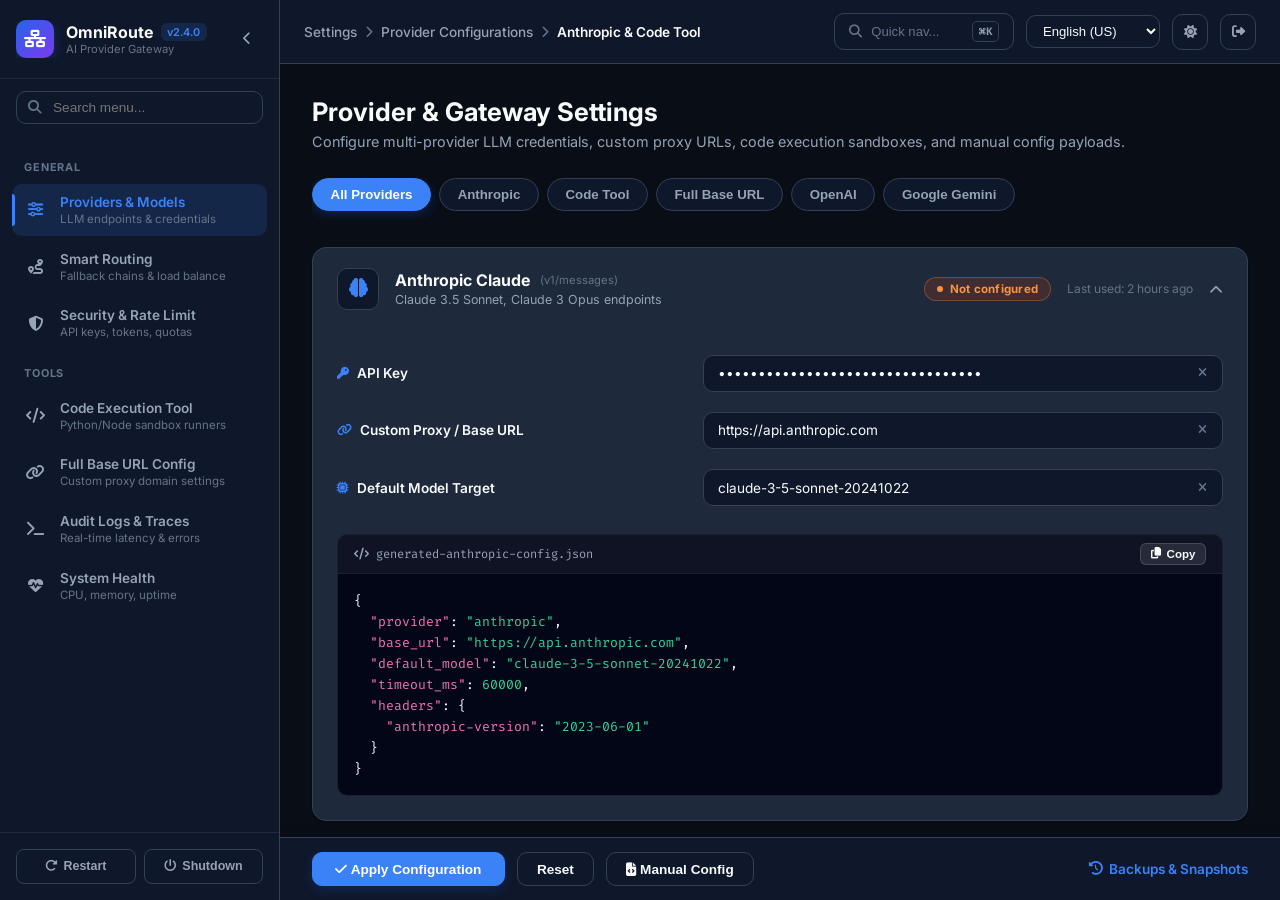
<file: settings.html>
<!DOCTYPE html>
<html lang="en" data-theme="dark">
<head>
    <meta charset="UTF-8">
    <meta name="viewport" content="width=device-width, initial-scale=1.0">
    <title>Settings & Gateway Dashboard — OmniRoute</title>
    <!-- FontAwesome Icons -->
    <link rel="stylesheet" href="https://cdnjs.cloudflare.com/ajax/libs/font-awesome/6.4.0/css/all.min.css">
    <!-- Custom Design System -->
    <link rel="stylesheet" href="settings.css">
</head>
<body>

    <!-- ╔══════════════════════════════════════════════╗
         ║             LEFT SIDEBAR NAV                   ║
         ╚══════════════════════════════════════════════╝ -->
    <aside class="sidebar" id="sidebar">
        <!-- Header: Logo + App Name + Version + Toggle -->
        <div class="sidebar-header">
            <div class="brand-container">
                <div class="brand-icon">
                    <i class="fas fa-network-wired"></i>
                </div>
                <div class="brand-info">
                    <div class="brand-title">
                        OmniRoute
                        <span class="brand-version">v2.4.0</span>
                    </div>
                    <span style="font-size:0.7rem; color:var(--text-muted);">AI Provider Gateway</span>
                </div>
            </div>
            <button class="toggle-sidebar-btn" id="sidebar-toggle-btn" title="Collapse Sidebar (Chevron)">
                <i class="fas fa-chevron-left"></i>
            </button>
        </div>

        <!-- Sidebar Search -->
        <div class="sidebar-search">
            <div class="search-input-wrap">
                <i class="fas fa-search"></i>
                <input type="text" id="sidebar-search-input" placeholder="Search menu...">
            </div>
        </div>

        <!-- Scrollable Navigation Items -->
        <nav class="sidebar-nav" id="sidebar-nav">
            <div class="nav-section-title">General</div>
            
            <a class="nav-item active" data-nav="overview">
                <div class="nav-icon"><i class="fas fa-sliders-h"></i></div>
                <div class="nav-content">
                    <span class="nav-title">Providers & Models</span>
                    <span class="nav-subtitle">LLM endpoints & credentials</span>
                </div>
            </a>

            <a class="nav-item" data-nav="routing">
                <div class="nav-icon"><i class="fas fa-route"></i></div>
                <div class="nav-content">
                    <span class="nav-title">Smart Routing</span>
                    <span class="nav-subtitle">Fallback chains & load balance</span>
                </div>
            </a>

            <a class="nav-item" data-nav="security">
                <div class="nav-icon"><i class="fas fa-shield-alt"></i></div>
                <div class="nav-content">
                    <span class="nav-title">Security & Rate Limit</span>
                    <span class="nav-subtitle">API keys, tokens, quotas</span>
                </div>
            </a>

            <!-- SECTION DIVIDER -->
            <div class="nav-section-title">TOOLS</div>

            <a class="nav-item" data-nav="code-tools">
                <div class="nav-icon"><i class="fas fa-code"></i></div>
                <div class="nav-content">
                    <span class="nav-title">Code Execution Tool</span>
                    <span class="nav-subtitle">Python/Node sandbox runners</span>
                </div>
            </a>

            <a class="nav-item" data-nav="base-url">
                <div class="nav-icon"><i class="fas fa-link"></i></div>
                <div class="nav-content">
                    <span class="nav-title">Full Base URL Config</span>
                    <span class="nav-subtitle">Custom proxy domain settings</span>
                </div>
            </a>

            <a class="nav-item" data-nav="logs">
                <div class="nav-icon"><i class="fas fa-terminal"></i></div>
                <div class="nav-content">
                    <span class="nav-title">Audit Logs & Traces</span>
                    <span class="nav-subtitle">Real-time latency & errors</span>
                </div>
            </a>

            <a class="nav-item" data-nav="system-health">
                <div class="nav-icon"><i class="fas fa-heartbeat"></i></div>
                <div class="nav-content">
                    <span class="nav-title">System Health</span>
                    <span class="nav-subtitle">CPU, memory, uptime</span>
                </div>
            </a>
        </nav>

        <!-- Bottom Fixed Action Buttons -->
        <div class="sidebar-footer">
            <button class="sidebar-action-btn" id="restart-btn" title="Restart Gateway Service">
                <i class="fas fa-redo-alt"></i>
                <span>Restart</span>
            </button>
            <button class="sidebar-action-btn" id="shutdown-btn" title="Shutdown Gateway">
                <i class="fas fa-power-off"></i>
                <span>Shutdown</span>
            </button>
        </div>
    </aside>

    <!-- ╔══════════════════════════════════════════════╗
         ║             MAIN CONTENT WRAPPER               ║
         ╚══════════════════════════════════════════════╝ -->
    <div class="main-wrapper">

        <!-- Top Bar Navigation -->
        <header class="top-bar">
            <!-- Breadcrumbs -->
            <div class="breadcrumb">
                <a href="#">Settings</a>
                <span class="separator"><i class="fas fa-chevron-right"></i></span>
                <a href="#">Provider Configurations</a>
                <span class="separator"><i class="fas fa-chevron-right"></i></span>
                <span class="current" id="breadcrumb-current">Anthropic & Code Tool</span>
            </div>

            <!-- Top Right Options -->
            <div class="top-bar-right">
                <!-- Global Quick Nav Search Button -->
                <button class="quick-nav-btn" id="quick-nav-btn" title="Quick Navigation Search">
                    <i class="fas fa-search"></i>
                    <span>Quick nav...</span>
                    <span class="kbd-badge">⌘K</span>
                </button>

                <!-- Language Selector -->
                <select class="lang-select" id="lang-select" aria-label="Language Selector">
                    <option value="en" selected>English (US)</option>
                    <option value="ur">Urdu (اردو)</option>
                    <option value="ar">Arabic (العربية)</option>
                    <option value="es">Spanish</option>
                </select>

                <!-- Theme Toggle Button -->
                <button class="icon-btn" id="theme-toggle-btn" title="Toggle Light/Dark Theme">
                    <i class="fas fa-sun" id="theme-icon"></i>
                </button>

                <!-- Log Out Button -->
                <button class="icon-btn" id="logout-btn" title="Log Out">
                    <i class="fas fa-sign-out-alt"></i>
                </button>
            </div>
        </header>

        <!-- Content Area -->
        <main class="content-body">

            <!-- Page Header -->
            <div class="page-header">
                <h1 class="page-title">Provider & Gateway Settings</h1>
                <p class="page-desc">Configure multi-provider LLM credentials, custom proxy URLs, code execution sandboxes, and manual config payloads.</p>
            </div>

            <!-- Pill Filter Tabs -->
            <div class="filter-pills">
                <button class="pill-tab active" data-filter="all">All Providers</button>
                <button class="pill-tab" data-filter="anthropic">Anthropic</button>
                <button class="pill-tab" data-filter="code-tool">Code Tool</button>
                <button class="pill-tab" data-filter="base-url">Full Base URL</button>
                <button class="pill-tab" data-filter="openai">OpenAI</button>
                <button class="pill-tab" data-filter="google">Google Gemini</button>
            </div>

            <!-- Cards Container -->
            <div class="cards-container" id="cards-container">

                <!-- CARD 1: ANTHROPIC CLAUDE -->
                <div class="card expanded" data-category="anthropic">
                    <div class="card-header">
                        <div class="card-header-left">
                            <div class="card-provider-icon"><i class="fas fa-brain"></i></div>
                            <div class="card-title-wrap">
                                <div class="card-title">
                                    Anthropic Claude
                                    <span style="font-size:0.7rem; color:var(--text-muted); font-weight:normal;">(v1/messages)</span>
                                </div>
                                <span class="card-subtitle">Claude 3.5 Sonnet, Claude 3 Opus endpoints</span>
                            </div>
                        </div>
                        <div class="card-header-right">
                            <div class="status-pill orange">
                                <span class="status-dot"></span>
                                Not configured
                            </div>
                            <span class="last-used">Last used: 2 hours ago</span>
                            <i class="fas fa-chevron-down chevron-icon"></i>
                        </div>
                    </div>

                    <div class="card-body">
                        <!-- Input Row 1 -->
                        <div class="input-row">
                            <div class="row-label">
                                <i class="fas fa-key"></i>
                                API Key
                            </div>
                            <div class="input-field-wrap">
                                <input type="password" value="sk-ant-api03-x99a8b7c6d5e4f3a2b1c" placeholder="sk-ant-...">
                                <button class="clear-btn" title="Clear field"><i class="fas fa-times"></i></button>
                            </div>
                        </div>

                        <!-- Input Row 2 -->
                        <div class="input-row">
                            <div class="row-label">
                                <i class="fas fa-link"></i>
                                Custom Proxy / Base URL
                            </div>
                            <div class="input-field-wrap">
                                <input type="text" value="https://api.anthropic.com" placeholder="https://...">
                                <button class="clear-btn" title="Clear field"><i class="fas fa-times"></i></button>
                            </div>
                        </div>

                        <!-- Input Row 3 -->
                        <div class="input-row">
                            <div class="row-label">
                                <i class="fas fa-microchip"></i>
                                Default Model Target
                            </div>
                            <div class="input-field-wrap">
                                <input type="text" value="claude-3-5-sonnet-20241022" placeholder="claude-3-5-sonnet...">
                                <button class="clear-btn" title="Clear field"><i class="fas fa-times"></i></button>
                            </div>
                        </div>

                        <!-- Generated Config Code Block -->
                        <div class="code-block-container">
                            <div class="code-header">
                                <span><i class="fas fa-code"></i> generated-anthropic-config.json</span>
                                <button class="copy-btn" data-copy-target="anthropic-code">
                                    <i class="fas fa-copy"></i> Copy
                                </button>
                            </div>
                            <pre class="code-content" id="anthropic-code">{
  <span class="code-keyword">"provider"</span>: <span class="code-string">"anthropic"</span>,
  <span class="code-keyword">"base_url"</span>: <span class="code-string">"https://api.anthropic.com"</span>,
  <span class="code-keyword">"default_model"</span>: <span class="code-string">"claude-3-5-sonnet-20241022"</span>,
  <span class="code-keyword">"timeout_ms"</span>: <span class="code-string">60000</span>,
  <span class="code-keyword">"headers"</span>: {
    <span class="code-keyword">"anthropic-version"</span>: <span class="code-string">"2023-06-01"</span>
  }
}</pre>
                        </div>
                    </div>
                </div>

                <!-- CARD 2: CODE TOOL -->
                <div class="card expanded" data-category="code-tool">
                    <div class="card-header">
                        <div class="card-header-left">
                            <div class="card-provider-icon"><i class="fas fa-code"></i></div>
                            <div class="card-title-wrap">
                                <div class="card-title">Code Execution Tool Sandbox</div>
                                <span class="card-subtitle">Python, JavaScript & Bash runtime execution environment</span>
                            </div>
                        </div>
                        <div class="card-header-right">
                            <div class="status-pill green">
                                <span class="status-dot"></span>
                                Active
                            </div>
                            <span class="last-used">Last used: 5 mins ago</span>
                            <i class="fas fa-chevron-down chevron-icon"></i>
                        </div>
                    </div>

                    <div class="card-body">
                        <!-- Input Row 1 -->
                        <div class="input-row">
                            <div class="row-label">
                                <i class="fas fa-terminal"></i>
                                Execution Command Timeout (s)
                            </div>
                            <div class="input-field-wrap">
                                <input type="text" value="30" placeholder="Seconds">
                                <button class="clear-btn" title="Clear field"><i class="fas fa-times"></i></button>
                            </div>
                        </div>

                        <!-- Input Row 2 -->
                        <div class="input-row">
                            <div class="row-label">
                                <i class="fas fa-folder font-mono"></i>
                                Sandbox Working Dir
                            </div>
                            <div class="input-field-wrap">
                                <input type="text" value="/tmp/omniroute-sandbox" placeholder="/path/to/dir">
                                <button class="clear-btn" title="Clear field"><i class="fas fa-times"></i></button>
                            </div>
                        </div>

                        <!-- Code Block -->
                        <div class="code-block-container">
                            <div class="code-header">
                                <span><i class="fas fa-terminal"></i> sandbox-runner.sh</span>
                                <button class="copy-btn" data-copy-target="code-tool-code">
                                    <i class="fas fa-copy"></i> Copy
                                </button>
                            </div>
                            <pre class="code-content" id="code-tool-code"><span class="code-comment"># OmniRoute Code Tool Execution Endpoint</span>
curl -X POST http://localhost:20128/api/v1/tools/code \
  -H <span class="code-string">"Content-Type: application/json"</span> \
  -d <span class="code-string">'{"language": "python", "timeout": 30, "code": "print(42)"}'</span></pre>
                        </div>
                    </div>
                </div>

                <!-- CARD 3: FULL BASE URL -->
                <div class="card" data-category="base-url">
                    <div class="card-header">
                        <div class="card-header-left">
                            <div class="card-provider-icon"><i class="fas fa-network-wired"></i></div>
                            <div class="card-title-wrap">
                                <div class="card-title">Full Base URL Gateway Override</div>
                                <span class="card-subtitle">Global ingress routing and custom DNS endpoints</span>
                            </div>
                        </div>
                        <div class="card-header-right">
                            <div class="status-pill green">
                                <span class="status-dot"></span>
                                Active
                            </div>
                            <span class="last-used">Last used: 1 day ago</span>
                            <i class="fas fa-chevron-down chevron-icon"></i>
                        </div>
                    </div>

                    <div class="card-body">
                        <!-- Input Row 1 -->
                        <div class="input-row">
                            <div class="row-label">
                                <i class="fas fa-globe"></i>
                                Primary Gateway Ingress URL
                            </div>
                            <div class="input-field-wrap">
                                <input type="text" value="https://gateway.omniroute.ai/v1" placeholder="https://...">
                                <button class="clear-btn" title="Clear field"><i class="fas fa-times"></i></button>
                            </div>
                        </div>
                    </div>
                </div>

                <!-- CARD 4: OPENAI -->
                <div class="card" data-category="openai">
                    <div class="card-header">
                        <div class="card-header-left">
                            <div class="card-provider-icon"><i class="fas fa-robot"></i></div>
                            <div class="card-title-wrap">
                                <div class="card-title">OpenAI API Provider</div>
                                <span class="card-subtitle">GPT-4o, GPT-4o-mini & Embeddings</span>
                            </div>
                        </div>
                        <div class="card-header-right">
                            <div class="status-pill green">
                                <span class="status-dot"></span>
                                Active
                            </div>
                            <span class="last-used">Last used: Just now</span>
                            <i class="fas fa-chevron-down chevron-icon"></i>
                        </div>
                    </div>

                    <div class="card-body">
                        <!-- Input Row 1 -->
                        <div class="input-row">
                            <div class="row-label">
                                <i class="fas fa-key"></i>
                                OpenAI Secret API Key
                            </div>
                            <div class="input-field-wrap">
                                <input type="password" value="sk-proj-998877665544332211" placeholder="sk-...">
                                <button class="clear-btn" title="Clear field"><i class="fas fa-times"></i></button>
                            </div>
                        </div>
                    </div>
                </div>

            </div>

        </main>

        <!-- Sticky Bottom Action Bar -->
        <footer class="sticky-action-bar">
            <div class="action-left">
                <button class="btn-primary" id="apply-btn">
                    <i class="fas fa-check"></i> Apply Configuration
                </button>
                <button class="btn-secondary" id="reset-btn">
                    Reset
                </button>
                <button class="btn-secondary" id="manual-config-btn">
                    <i class="fas fa-file-code"></i> Manual Config
                </button>
            </div>
            <a href="#" class="btn-link" id="backups-link">
                <i class="fas fa-history"></i> Backups & Snapshots
            </a>
        </footer>

    </div>

    <!-- ╔══════════════════════════════════════════════╗
         ║           ⌘K QUICK NAV SEARCH MODAL           ║
         ╚══════════════════════════════════════════════╝ -->
    <div class="modal-overlay" id="quick-nav-modal">
        <div class="command-modal">
            <div class="command-search">
                <i class="fas fa-search"></i>
                <input type="text" id="modal-search-input" placeholder="Type a command or search settings (⌘K)...">
                <span class="kbd-badge">ESC</span>
            </div>
            <div class="command-list">
                <div class="command-item" data-action="anthropic">
                    <i class="fas fa-brain"></i>
                    <span>Configure Anthropic Claude API Key</span>
                </div>
                <div class="command-item" data-action="code-tool">
                    <i class="fas fa-code"></i>
                    <span>Configure Code Execution Tool Sandbox</span>
                </div>
                <div class="command-item" data-action="base-url">
                    <i class="fas fa-link"></i>
                    <span>Set Full Base URL Proxy Ingress</span>
                </div>
                <div class="command-item" data-action="theme">
                    <i class="fas fa-adjust"></i>
                    <span>Toggle Light / Dark Mode Theme</span>
                </div>
                <div class="command-item" data-action="restart">
                    <i class="fas fa-redo"></i>
                    <span>Restart Gateway Service</span>
                </div>
            </div>
        </div>
    </div>

    <!-- Toast Feedback Notification -->
    <div class="toast" id="toast">
        <i class="fas fa-check-circle" style="color:#10b981;"></i>
        <span id="toast-message">Configuration applied successfully!</span>
    </div>

    <!-- Custom Script -->
    <script src="settings.js"></script>
</body>
</html>
</file>
<file: settings.css>
/* ================================================================
   SETTINGS & DASHBOARD WEB INTERFACE DESIGN SYSTEM
   ================================================================ */

@import url('https://fonts.googleapis.com/css2?family=Inter:wght@300;400;500;600;700&family=Fira+Code:wght@400;500;600&display=swap');

:root,
[data-theme="light"] {
    --bg-canvas: #f8fafc;
    --bg-sidebar: #ffffff;
    --bg-surface: #ffffff;
    --bg-card: #ffffff;
    --bg-input: #f1f5f9;
    --bg-code: #0f172a;
    --border-color: #e2e8f0;
    --border-subtle: #f1f5f9;
    
    --text-primary: #0f172a;
    --text-secondary: #64748b;
    --text-muted: #94a3b8;
    --text-inverse: #ffffff;
    
    --accent-primary: #2563eb;
    --accent-primary-hover: #1d4ed8;
    --accent-primary-light: #eff6ff;
    
    --status-orange-bg: #fff7ed;
    --status-orange-text: #c2410c;
    --status-orange-border: #ffedd5;
    
    --status-green-bg: #f0fdf4;
    --status-green-text: #15803d;
    --status-green-border: #dcfce7;
    
    --shadow-sm: 0 1px 2px 0 rgba(0, 0, 0, 0.05);
    --shadow-md: 0 4px 6px -1px rgba(0, 0, 0, 0.05), 0 2px 4px -2px rgba(0, 0, 0, 0.05);
    --shadow-lg: 0 10px 15px -3px rgba(0, 0, 0, 0.08), 0 4px 6px -4px rgba(0, 0, 0, 0.04);
}

[data-theme="dark"] {
    --bg-canvas: #090d16;
    --bg-sidebar: #0f172a;
    --bg-surface: #0f172a;
    --bg-card: #1e293b;
    --bg-input: #0f172a;
    --bg-code: #020617;
    --border-color: #334155;
    --border-subtle: #1e293b;
    
    --text-primary: #f8fafc;
    --text-secondary: #94a3b8;
    --text-muted: #64748b;
    --text-inverse: #0f172a;
    
    --accent-primary: #3b82f6;
    --accent-primary-hover: #60a5fa;
    --accent-primary-light: rgba(59, 130, 246, 0.15);
    
    --status-orange-bg: rgba(194, 65, 12, 0.2);
    --status-orange-text: #fb923c;
    --status-orange-border: rgba(251, 146, 60, 0.3);
    
    --status-green-bg: rgba(21, 128, 61, 0.2);
    --status-green-text: #4ade80;
    --status-green-border: rgba(74, 222, 128, 0.3);
    
    --shadow-sm: 0 1px 2px 0 rgba(0, 0, 0, 0.3);
    --shadow-md: 0 4px 6px -1px rgba(0, 0, 0, 0.4);
    --shadow-lg: 0 10px 15px -3px rgba(0, 0, 0, 0.5);
}

*, *::before, *::after {
    box-sizing: border-box;
    margin: 0;
    padding: 0;
}

body {
    font-family: 'Inter', sans-serif;
    background-color: var(--bg-canvas);
    color: var(--text-primary);
    min-height: 100vh;
    display: flex;
    overflow-x: hidden;
    transition: background-color 0.25s ease, color 0.25s ease;
}

/* ================================================================
   SIDEBAR LAYOUT
   ================================================================ */
.sidebar {
    width: 280px;
    background-color: var(--bg-sidebar);
    border-right: 1px solid var(--border-color);
    display: flex;
    flex-direction: column;
    height: 100vh;
    position: sticky;
    top: 0;
    z-index: 30;
    transition: width 0.3s cubic-bezier(0.4, 0, 0.2, 1);
    user-select: none;
}

.sidebar.collapsed {
    width: 76px;
}

.sidebar-header {
    padding: 1.25rem 1rem;
    display: flex;
    align-items: center;
    justify-content: space-between;
    border-bottom: 1px solid var(--border-subtle);
}

.brand-container {
    display: flex;
    align-items: center;
    gap: 0.75rem;
    overflow: hidden;
    white-space: nowrap;
}

.brand-icon {
    width: 38px;
    height: 38px;
    background: linear-gradient(135deg, #2563eb, #7c3aed);
    color: #ffffff;
    border-radius: 10px;
    display: flex;
    align-items: center;
    justify-content: center;
    font-weight: 700;
    font-size: 1.1rem;
    flex-shrink: 0;
    box-shadow: 0 4px 12px rgba(37, 99, 235, 0.3);
}

.brand-info {
    display: flex;
    flex-direction: column;
    transition: opacity 0.2s ease;
}

.sidebar.collapsed .brand-info,
.sidebar.collapsed .sidebar-search,
.sidebar.collapsed .nav-subtitle,
.sidebar.collapsed .nav-section-title,
.sidebar.collapsed .sidebar-action-btn span {
    opacity: 0;
    pointer-events: none;
    display: none;
}

.brand-title {
    font-weight: 700;
    font-size: 1rem;
    color: var(--text-primary);
    display: flex;
    align-items: center;
    gap: 0.5rem;
}

.brand-version {
    font-size: 0.68rem;
    font-weight: 600;
    padding: 0.15rem 0.4rem;
    border-radius: 6px;
    background-color: var(--accent-primary-light);
    color: var(--accent-primary);
}

.toggle-sidebar-btn {
    background: transparent;
    border: none;
    color: var(--text-secondary);
    width: 32px;
    height: 32px;
    border-radius: 8px;
    display: flex;
    align-items: center;
    justify-content: center;
    cursor: pointer;
    transition: background-color 0.2s ease, transform 0.3s ease;
    flex-shrink: 0;
}

.toggle-sidebar-btn:hover {
    background-color: var(--bg-input);
    color: var(--text-primary);
}

.sidebar.collapsed .toggle-sidebar-btn i {
    transform: rotate(180deg);
}

.sidebar-search {
    padding: 0.75rem 1rem;
}

.search-input-wrap {
    position: relative;
    display: flex;
    align-items: center;
}

.search-input-wrap i {
    position: absolute;
    left: 0.75rem;
    color: var(--text-muted);
    font-size: 0.85rem;
}

.search-input-wrap input {
    width: 100%;
    padding: 0.5rem 0.75rem 0.5rem 2.25rem;
    background-color: var(--bg-input);
    border: 1px solid var(--border-color);
    border-radius: 10px;
    color: var(--text-primary);
    font-size: 0.85rem;
    outline: none;
    transition: border-color 0.2s ease;
}

.search-input-wrap input:focus {
    border-color: var(--accent-primary);
}

.sidebar-nav {
    flex: 1;
    overflow-y: auto;
    padding: 0.75rem 0.75rem;
    display: flex;
    flex-direction: column;
    gap: 0.25rem;
}

.nav-section-title {
    font-size: 0.68rem;
    font-weight: 700;
    color: var(--text-muted);
    letter-spacing: 0.08em;
    padding: 0.75rem 0.75rem 0.35rem 0.75rem;
    text-transform: uppercase;
}

.nav-item {
    display: flex;
    align-items: center;
    gap: 0.85rem;
    padding: 0.65rem 0.75rem;
    border-radius: 10px;
    color: var(--text-secondary);
    text-decoration: none;
    cursor: pointer;
    transition: background-color 0.15s ease, color 0.15s ease;
    position: relative;
}

.nav-item:hover {
    background-color: var(--bg-input);
    color: var(--text-primary);
}

.nav-item.active {
    background-color: var(--accent-primary-light);
    color: var(--accent-primary);
    font-weight: 600;
}

.nav-item.active::before {
    content: '';
    position: absolute;
    left: 0;
    top: 20%;
    bottom: 20%;
    width: 3px;
    background-color: var(--accent-primary);
    border-radius: 0 4px 4px 0;
}

.nav-icon {
    width: 22px;
    height: 22px;
    display: flex;
    align-items: center;
    justify-content: center;
    font-size: 0.95rem;
    flex-shrink: 0;
}

.nav-content {
    display: flex;
    flex-direction: column;
    overflow: hidden;
    white-space: nowrap;
}

.nav-title {
    font-size: 0.85rem;
    font-weight: 600;
    line-height: 1.2;
}

.nav-subtitle {
    font-size: 0.72rem;
    color: var(--text-muted);
    margin-top: 0.1rem;
    font-weight: 400;
}

.sidebar-footer {
    padding: 1rem;
    border-top: 1px solid var(--border-subtle);
    display: flex;
    gap: 0.5rem;
}

.sidebar-action-btn {
    flex: 1;
    display: flex;
    align-items: center;
    justify-content: center;
    gap: 0.4rem;
    padding: 0.6rem 0.5rem;
    border-radius: 8px;
    border: 1px solid var(--border-color);
    background-color: var(--bg-input);
    color: var(--text-secondary);
    font-size: 0.78rem;
    font-weight: 600;
    cursor: pointer;
    transition: all 0.2s ease;
}

.sidebar-action-btn:hover {
    background-color: #ef4444;
    color: #ffffff;
    border-color: #ef4444;
}

.sidebar.collapsed .sidebar-footer {
    flex-direction: column;
    padding: 0.75rem 0.5rem;
}

/* ================================================================
   MAIN CONTENT AREA
   ================================================================ */
.main-wrapper {
    flex: 1;
    display: flex;
    flex-direction: column;
    min-width: 0;
    height: 100vh;
    overflow-y: auto;
    overflow-x: hidden;
}

/* Top Bar */
.top-bar {
    min-height: 64px;
    background-color: var(--bg-surface);
    border-bottom: 1px solid var(--border-color);
    padding: 0.5rem 1.5rem;
    display: flex;
    align-items: center;
    justify-content: space-between;
    position: sticky;
    top: 0;
    z-index: 20;
    gap: 1rem;
    flex-wrap: wrap;
}

.breadcrumb {
    display: flex;
    align-items: center;
    gap: 0.5rem;
    font-size: 0.85rem;
    font-weight: 500;
    color: var(--text-secondary);
}

.breadcrumb a {
    color: var(--text-secondary);
    text-decoration: none;
    transition: color 0.15s ease;
}

.breadcrumb a:hover {
    color: var(--text-primary);
}

.breadcrumb .separator {
    color: var(--text-muted);
    font-size: 0.75rem;
}

.breadcrumb .current {
    color: var(--text-primary);
    font-weight: 600;
}

.top-bar-right {
    display: flex;
    align-items: center;
    gap: 0.75rem;
}

.quick-nav-btn {
    display: flex;
    align-items: center;
    gap: 0.6rem;
    background-color: var(--bg-input);
    border: 1px solid var(--border-color);
    padding: 0.45rem 0.85rem;
    border-radius: 10px;
    color: var(--text-muted);
    font-size: 0.82rem;
    cursor: pointer;
    transition: all 0.2s ease;
    min-width: 180px;
}

.quick-nav-btn:hover {
    border-color: var(--accent-primary);
    color: var(--text-secondary);
}

.kbd-badge {
    background-color: var(--bg-surface);
    border: 1px solid var(--border-color);
    border-radius: 5px;
    padding: 0.1rem 0.35rem;
    font-size: 0.68rem;
    font-family: 'Fira Code', monospace;
    font-weight: 600;
    color: var(--text-secondary);
    margin-left: auto;
}

.lang-select {
    background-color: var(--bg-input);
    border: 1px solid var(--border-color);
    color: var(--text-primary);
    padding: 0.45rem 0.75rem;
    border-radius: 10px;
    font-size: 0.82rem;
    font-weight: 500;
    outline: none;
    cursor: pointer;
}

.icon-btn {
    width: 36px;
    height: 36px;
    border-radius: 10px;
    background-color: var(--bg-input);
    border: 1px solid var(--border-color);
    color: var(--text-secondary);
    display: flex;
    align-items: center;
    justify-content: center;
    cursor: pointer;
    transition: all 0.2s ease;
}

.icon-btn:hover {
    color: var(--text-primary);
    border-color: var(--accent-primary);
    transform: translateY(-1px);
}

/* Main Content Body */
.content-body {
    flex: 1;
    padding: 2rem 2rem 6rem 2rem;
    max-width: 1200px;
    margin: 0 auto;
    width: 100%;
}

.page-header {
    margin-bottom: 1.75rem;
}

.page-title {
    font-size: 1.6rem;
    font-weight: 700;
    color: var(--text-primary);
    margin-bottom: 0.35rem;
}

.page-desc {
    font-size: 0.9rem;
    color: var(--text-secondary);
}

/* Filter Pills */
.filter-pills {
    display: flex;
    align-items: center;
    gap: 0.5rem;
    margin-bottom: 1.75rem;
    overflow-x: auto;
    padding-bottom: 0.5rem;
}

.pill-tab {
    padding: 0.5rem 1.1rem;
    border-radius: 9999px;
    background-color: var(--bg-surface);
    border: 1px solid var(--border-color);
    color: var(--text-secondary);
    font-size: 0.83rem;
    font-weight: 600;
    cursor: pointer;
    white-space: nowrap;
    transition: all 0.2s ease;
}

.pill-tab:hover {
    background-color: var(--bg-input);
    color: var(--text-primary);
}

.pill-tab.active {
    background-color: var(--accent-primary);
    color: #ffffff;
    border-color: var(--accent-primary);
    box-shadow: 0 4px 12px rgba(37, 99, 235, 0.25);
}

/* Cards Section */
.cards-container {
    display: flex;
    flex-direction: column;
    gap: 1.25rem;
}

.card {
    background-color: var(--bg-card);
    border: 1px solid var(--border-color);
    border-radius: 14px;
    box-shadow: var(--shadow-sm);
    overflow: hidden;
    transition: border-color 0.2s ease, box-shadow 0.2s ease;
}

.card:hover {
    border-color: var(--accent-primary-hover);
}

.card-header {
    padding: 1.25rem 1.5rem;
    display: flex;
    align-items: center;
    justify-content: space-between;
    cursor: pointer;
    user-select: none;
    gap: 1rem;
}

.card-header-left {
    display: flex;
    align-items: center;
    gap: 1rem;
}

.card-provider-icon {
    width: 42px;
    height: 42px;
    border-radius: 10px;
    background-color: var(--bg-input);
    border: 1px solid var(--border-color);
    display: flex;
    align-items: center;
    justify-content: center;
    font-size: 1.2rem;
    color: var(--accent-primary);
    flex-shrink: 0;
}

.card-title-wrap {
    display: flex;
    flex-direction: column;
}

.card-title {
    font-size: 1rem;
    font-weight: 700;
    color: var(--text-primary);
    display: flex;
    align-items: center;
    gap: 0.6rem;
}

.card-subtitle {
    font-size: 0.78rem;
    color: var(--text-secondary);
    margin-top: 0.15rem;
}

.card-header-right {
    display: flex;
    align-items: center;
    gap: 1rem;
}

.status-pill {
    padding: 0.25rem 0.75rem;
    border-radius: 9999px;
    font-size: 0.72rem;
    font-weight: 700;
    display: flex;
    align-items: center;
    gap: 0.4rem;
    letter-spacing: 0.02em;
}

.status-pill.orange {
    background-color: var(--status-orange-bg);
    color: var(--status-orange-text);
    border: 1px solid var(--status-orange-border);
}

.status-pill.green {
    background-color: var(--status-green-bg);
    color: var(--status-green-text);
    border: 1px solid var(--status-green-border);
}

.status-dot {
    width: 6px;
    height: 6px;
    border-radius: 50%;
    background-color: currentColor;
}

.last-used {
    font-size: 0.75rem;
    color: var(--text-muted);
}

.chevron-icon {
    color: var(--text-secondary);
    font-size: 0.85rem;
    transition: transform 0.25s ease;
}

.card.expanded .chevron-icon {
    transform: rotate(180deg);
}

.card-body {
    padding: 0 1.5rem 1.5rem 1.5rem;
    border-top: 1px solid var(--border-subtle);
    display: none;
    flex-direction: column;
    gap: 1.25rem;
    margin-top: 0.25rem;
    padding-top: 1.25rem;
}

.card.expanded .card-body {
    display: flex;
}

/* Labeled Input Rows */
.input-row {
    display: flex;
    flex-direction: column;
    gap: 0.4rem;
}

@media (min-width: 640px) {
    .input-row {
        flex-direction: row;
        align-items: center;
        justify-content: space-between;
    }
}

.row-label {
    display: flex;
    align-items: center;
    gap: 0.5rem;
    font-size: 0.85rem;
    font-weight: 600;
    color: var(--text-primary);
    min-width: 220px;
}

.row-label i {
    color: var(--accent-primary);
    font-size: 0.75rem;
}

.input-field-wrap {
    position: relative;
    flex: 1;
    display: flex;
    align-items: center;
    max-width: 520px;
}

.input-field-wrap input {
    width: 100%;
    padding: 0.6rem 2.25rem 0.6rem 0.85rem;
    background-color: var(--bg-input);
    border: 1px solid var(--border-color);
    border-radius: 10px;
    color: var(--text-primary);
    font-size: 0.85rem;
    font-family: inherit;
    outline: none;
    transition: border-color 0.2s ease, box-shadow 0.2s ease;
}

.input-field-wrap input:focus {
    border-color: var(--accent-primary);
    box-shadow: 0 0 0 3px var(--accent-primary-light);
}

.clear-btn {
    position: absolute;
    right: 0.6rem;
    background: transparent;
    border: none;
    color: var(--text-muted);
    font-size: 0.75rem;
    cursor: pointer;
    width: 22px;
    height: 22px;
    border-radius: 50%;
    display: flex;
    align-items: center;
    justify-content: center;
    transition: all 0.15s ease;
}

.clear-btn:hover {
    background-color: rgba(0, 0, 0, 0.1);
    color: var(--text-primary);
}

/* Syntax Highlighted Code Box */
.code-block-container {
    position: relative;
    background-color: var(--bg-code);
    border-radius: 10px;
    border: 1px solid rgba(255, 255, 255, 0.1);
    overflow: hidden;
    margin-top: 0.5rem;
}

.code-header {
    display: flex;
    align-items: center;
    justify-content: space-between;
    padding: 0.5rem 1rem;
    background-color: rgba(255, 255, 255, 0.05);
    border-bottom: 1px solid rgba(255, 255, 255, 0.05);
    color: #94a3b8;
    font-size: 0.75rem;
    font-family: 'Fira Code', monospace;
}

.copy-btn {
    background-color: rgba(255, 255, 255, 0.1);
    border: 1px solid rgba(255, 255, 255, 0.15);
    color: #f8fafc;
    padding: 0.25rem 0.6rem;
    border-radius: 6px;
    font-size: 0.72rem;
    font-weight: 600;
    cursor: pointer;
    display: flex;
    align-items: center;
    gap: 0.35rem;
    transition: all 0.2s ease;
}

.copy-btn:hover {
    background-color: rgba(255, 255, 255, 0.2);
    color: #ffffff;
}

.code-content {
    padding: 1rem;
    color: #f8fafc;
    font-family: 'Fira Code', monospace;
    font-size: 0.82rem;
    line-height: 1.6;
    overflow-x: auto;
    margin: 0;
}

.code-keyword { color: #f472b6; }
.code-string  { color: #34d399; }
.code-comment { color: #64748b; font-style: italic; }

/* Sticky Action Bar */
.sticky-action-bar {
    position: fixed;
    bottom: 0;
    right: 0;
    left: 280px;
    background-color: var(--bg-surface);
    border-top: 1px solid var(--border-color);
    padding: 0.85rem 2rem;
    display: flex;
    align-items: center;
    justify-content: space-between;
    z-index: 25;
    transition: left 0.3s cubic-bezier(0.4, 0, 0.2, 1);
    box-shadow: 0 -4px 12px rgba(0, 0, 0, 0.04);
}

.sidebar.collapsed ~ .main-wrapper .sticky-action-bar {
    left: 76px;
}

.action-left {
    display: flex;
    align-items: center;
    gap: 0.75rem;
}

.btn-primary {
    background-color: var(--accent-primary);
    color: #ffffff;
    border: 1px solid var(--accent-primary);
    padding: 0.55rem 1.4rem;
    border-radius: 10px;
    font-size: 0.85rem;
    font-weight: 600;
    cursor: pointer;
    transition: all 0.2s ease;
    box-shadow: 0 4px 12px rgba(37, 99, 235, 0.2);
}

.btn-primary:hover {
    background-color: var(--accent-primary-hover);
    transform: translateY(-1px);
}

.btn-secondary {
    background-color: var(--bg-input);
    color: var(--text-primary);
    border: 1px solid var(--border-color);
    padding: 0.55rem 1.2rem;
    border-radius: 10px;
    font-size: 0.85rem;
    font-weight: 600;
    cursor: pointer;
    transition: all 0.2s ease;
}

.btn-secondary:hover {
    background-color: var(--border-color);
}

.btn-link {
    color: var(--accent-primary);
    text-decoration: none;
    font-size: 0.85rem;
    font-weight: 600;
    display: flex;
    align-items: center;
    gap: 0.4rem;
    transition: color 0.15s ease;
}

.btn-link:hover {
    color: var(--accent-primary-hover);
    text-decoration: underline;
}

/* Quick Nav Modal (⌘K) */
.modal-overlay {
    position: fixed;
    inset: 0;
    background-color: rgba(0, 0, 0, 0.5);
    backdrop-filter: blur(4px);
    z-index: 50;
    display: none;
    align-items: flex-start;
    justify-content: center;
    padding-top: 10vh;
}

.modal-overlay.active {
    display: flex;
}

.command-modal {
    width: 100%;
    max-width: 580px;
    background-color: var(--bg-surface);
    border: 1px solid var(--border-color);
    border-radius: 16px;
    box-shadow: var(--shadow-lg);
    overflow: hidden;
    display: flex;
    flex-direction: column;
}

.command-search {
    padding: 1rem;
    border-bottom: 1px solid var(--border-color);
    display: flex;
    align-items: center;
    gap: 0.75rem;
}

.command-search i {
    color: var(--text-muted);
    font-size: 1rem;
}

.command-search input {
    width: 100%;
    border: none;
    outline: none;
    background: transparent;
    color: var(--text-primary);
    font-size: 1rem;
}

.command-list {
    max-height: 320px;
    overflow-y: auto;
    padding: 0.5rem;
}

.command-item {
    display: flex;
    align-items: center;
    gap: 0.75rem;
    padding: 0.75rem 1rem;
    border-radius: 10px;
    color: var(--text-primary);
    font-size: 0.88rem;
    cursor: pointer;
    transition: background-color 0.15s ease;
}

.command-item:hover {
    background-color: var(--accent-primary-light);
    color: var(--accent-primary);
}

.command-item i {
    color: var(--text-secondary);
}

.command-item:hover i {
    color: var(--accent-primary);
}

/* Toast */
.toast {
    position: fixed;
    bottom: 5rem;
    right: 2rem;
    background-color: var(--text-primary);
    color: var(--bg-canvas);
    padding: 0.75rem 1.25rem;
    border-radius: 10px;
    font-size: 0.85rem;
    font-weight: 600;
    box-shadow: var(--shadow-lg);
    z-index: 60;
    display: flex;
    align-items: center;
    gap: 0.5rem;
    opacity: 0;
    transform: translateY(10px);
    transition: all 0.3s ease;
    pointer-events: none;
}

.toast.show {
    opacity: 1;
    transform: translateY(0);
}
</file>
